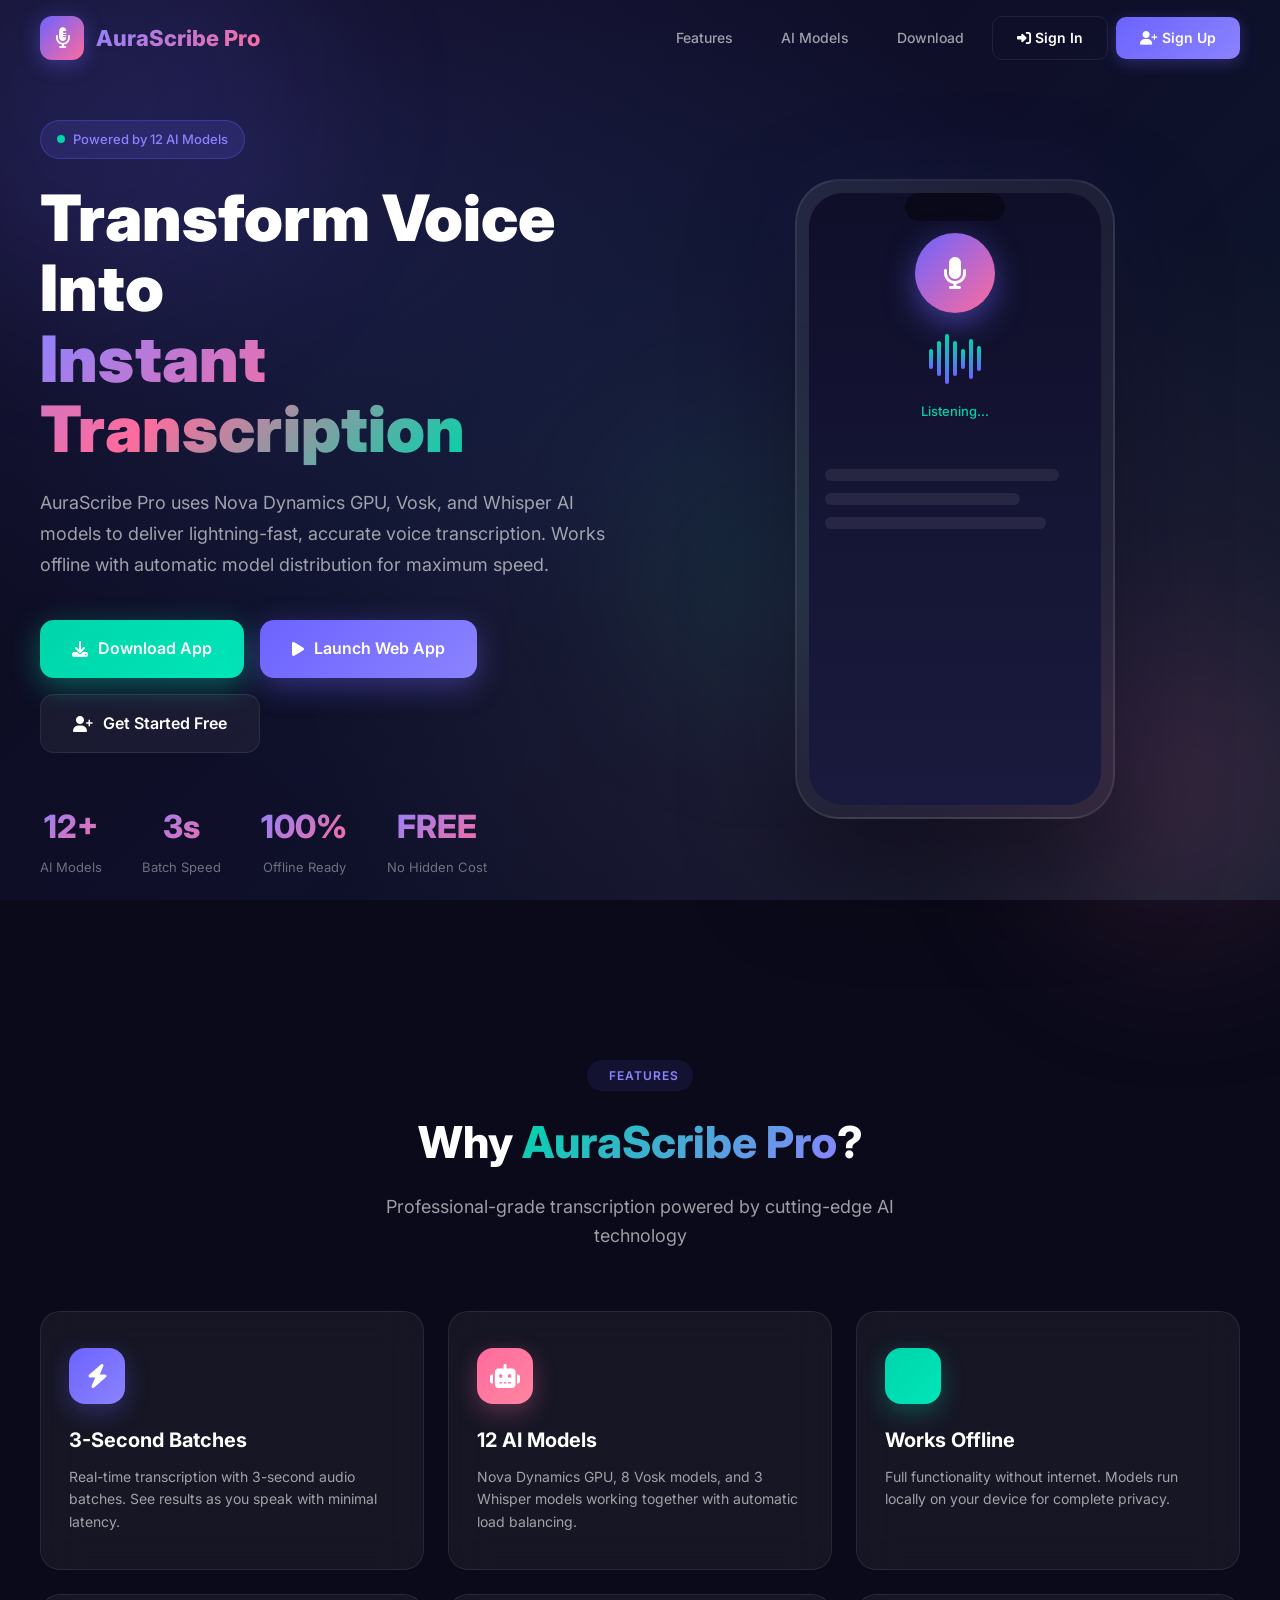
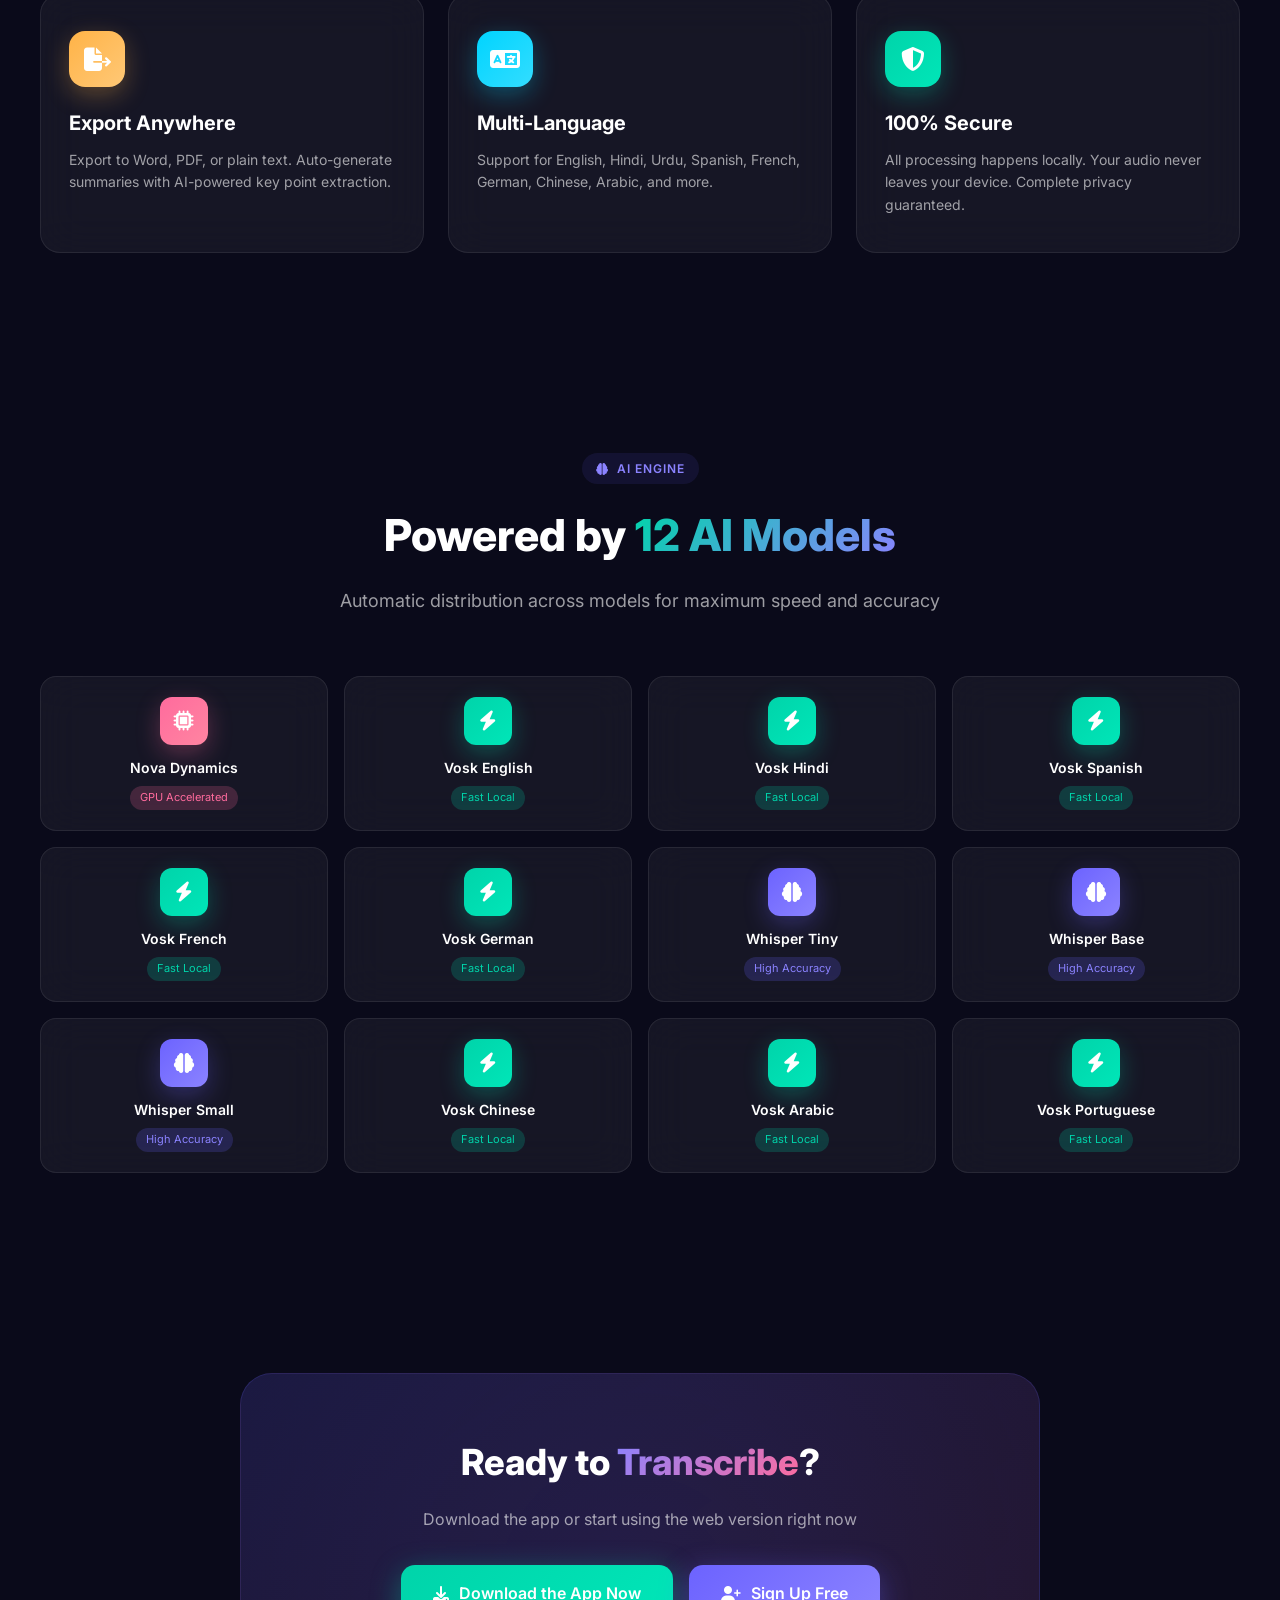
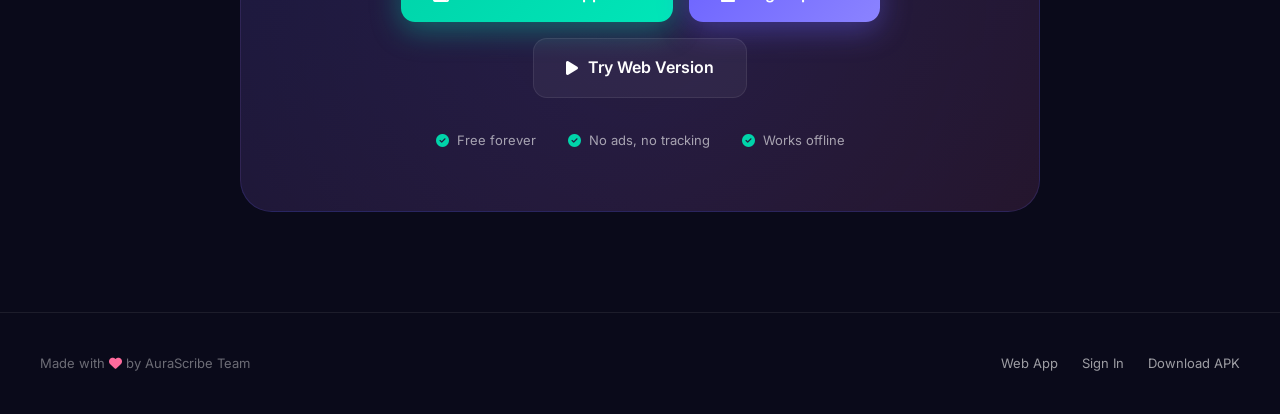
<file: static/landing.html>
<!DOCTYPE html>
<html lang="en">
<head>
    <meta charset="UTF-8">
    <meta name="viewport" content="width=device-width, initial-scale=1.0">
    <title>AuraScribe Pro - AI Voice Transcriber</title>
    <link rel="preconnect" href="https://fonts.googleapis.com">
    <link rel="preconnect" href="https://fonts.gstatic.com" crossorigin>
    <link href="https://fonts.googleapis.com/css2?family=Inter:wght@300;400;500;600;700;800;900&display=swap" rel="stylesheet">
    <link rel="stylesheet" href="https://cdnjs.cloudflare.com/ajax/libs/font-awesome/6.4.0/css/all.min.css">
    <style>
        :root {
            --primary: #6C63FF;
            --primary-light: #8B83FF;
            --primary-dark: #5A52D5;
            --secondary: #FF6B9D;
            --secondary-light: #FF85A1;
            --accent: #00D4AA;
            --accent-light: #00E6B8;
            --orange: #FFB347;
            --orange-light: #FFC876;
            --cyan: #00D4FF;
            --pink: #FF6B9D;
            --bg-dark: #0A0A1A;
            --bg-card: rgba(255, 255, 255, 0.05);
            --glass-border: rgba(255, 255, 255, 0.08);
            --text-primary: #FFFFFF;
            --text-secondary: rgba(255, 255, 255, 0.6);
            --text-muted: rgba(255, 255, 255, 0.4);
        }

        * { margin: 0; padding: 0; box-sizing: border-box; }

        html { scroll-behavior: smooth; }

        body {
            font-family: 'Inter', sans-serif;
            background: var(--bg-dark);
            color: var(--text-primary);
            overflow-x: hidden;
            line-height: 1.6;
        }

        /* ==================== ANIMATED BACKGROUND ==================== */
        .bg-gradient {
            position: fixed;
            top: 0;
            left: 0;
            width: 100%;
            height: 100%;
            z-index: -1;
            background: 
                radial-gradient(ellipse at 20% 20%, rgba(108, 99, 255, 0.15) 0%, transparent 50%),
                radial-gradient(ellipse at 80% 80%, rgba(255, 107, 157, 0.1) 0%, transparent 50%),
                radial-gradient(ellipse at 50% 50%, rgba(0, 212, 170, 0.05) 0%, transparent 70%),
                linear-gradient(135deg, #0A0A1A 0%, #0F0F2A 50%, #0A1A2A 100%);
        }

        .floating-orb {
            position: fixed;
            border-radius: 50%;
            filter: blur(80px);
            animation: float 20s infinite ease-in-out;
            z-index: -1;
        }

        .orb-1 { width: 400px; height: 400px; background: rgba(108, 99, 255, 0.12); top: -100px; left: -100px; animation-delay: 0s; }
        .orb-2 { width: 300px; height: 300px; background: rgba(255, 107, 157, 0.1); bottom: -50px; right: -50px; animation-delay: 5s; }
        .orb-3 { width: 250px; height: 250px; background: rgba(0, 212, 170, 0.08); top: 50%; left: 50%; animation-delay: 10s; }

        @keyframes float {
            0%, 100% { transform: translate(0, 0) scale(1); }
            25% { transform: translate(30px, -30px) scale(1.05); }
            50% { transform: translate(-20px, 20px) scale(0.95); }
            75% { transform: translate(20px, 10px) scale(1.02); }
        }

        /* ==================== GLASSMORPHISM ==================== */
        .glass {
            background: var(--bg-card);
            backdrop-filter: blur(20px);
            -webkit-backdrop-filter: blur(20px);
            border: 1px solid var(--glass-border);
        }

        .glass-strong {
            background: rgba(255, 255, 255, 0.08);
            backdrop-filter: blur(30px);
            -webkit-backdrop-filter: blur(30px);
            border: 1px solid rgba(255, 255, 255, 0.12);
        }

        /* ==================== HEADER ==================== */
        .header {
            position: fixed;
            top: 0;
            left: 0;
            right: 0;
            z-index: 1000;
            padding: 16px 40px;
            display: flex;
            justify-content: space-between;
            align-items: center;
            transition: all 0.3s ease;
        }

        .header.scrolled {
            background: rgba(10, 10, 26, 0.9);
            backdrop-filter: blur(20px);
            border-bottom: 1px solid var(--glass-border);
        }

        .logo {
            display: flex;
            align-items: center;
            gap: 12px;
            text-decoration: none;
        }

        .logo-icon {
            width: 44px;
            height: 44px;
            background: linear-gradient(135deg, var(--primary) 0%, var(--secondary) 100%);
            border-radius: 12px;
            display: flex;
            align-items: center;
            justify-content: center;
            font-size: 20px;
            color: white;
            box-shadow: 0 4px 20px rgba(108, 99, 255, 0.4);
        }

        .logo-text {
            font-size: 22px;
            font-weight: 800;
            background: linear-gradient(135deg, var(--primary-light) 0%, var(--secondary) 100%);
            -webkit-background-clip: text;
            -webkit-text-fill-color: transparent;
        }

        .nav {
            display: flex;
            align-items: center;
            gap: 8px;
        }

        .nav-link {
            padding: 10px 20px;
            color: var(--text-secondary);
            text-decoration: none;
            font-size: 14px;
            font-weight: 500;
            border-radius: 10px;
            transition: all 0.3s ease;
        }

        .nav-link:hover {
            color: var(--text-primary);
            background: rgba(255, 255, 255, 0.05);
        }

        .nav-btn {
            padding: 10px 24px;
            border-radius: 10px;
            font-size: 14px;
            font-weight: 600;
            text-decoration: none;
            transition: all 0.3s ease;
            cursor: pointer;
            border: none;
        }

        .nav-btn-outline {
            background: transparent;
            border: 1px solid var(--glass-border);
            color: var(--text-primary);
        }

        .nav-btn-outline:hover {
            background: rgba(255, 255, 255, 0.05);
            border-color: var(--primary);
        }

        .nav-btn-primary {
            background: linear-gradient(135deg, var(--primary) 0%, var(--primary-light) 100%);
            color: white;
            box-shadow: 0 4px 15px rgba(108, 99, 255, 0.3);
        }

        .nav-btn-primary:hover {
            transform: translateY(-2px);
            box-shadow: 0 6px 20px rgba(108, 99, 255, 0.4);
        }

        /* ==================== HERO SECTION ==================== */
        .hero {
            min-height: 100vh;
            display: flex;
            align-items: center;
            padding: 120px 40px 80px;
            gap: 60px;
            max-width: 1400px;
            margin: 0 auto;
        }

        .hero-content {
            flex: 1;
            max-width: 650px;
        }

        .hero-badge {
            display: inline-flex;
            align-items: center;
            gap: 8px;
            padding: 8px 16px;
            background: rgba(108, 99, 255, 0.15);
            border: 1px solid rgba(108, 99, 255, 0.3);
            border-radius: 50px;
            font-size: 13px;
            font-weight: 500;
            color: var(--primary-light);
            margin-bottom: 24px;
            animation: fadeInUp 0.6s ease;
        }

        .hero-badge .dot {
            width: 8px;
            height: 8px;
            background: var(--accent);
            border-radius: 50%;
            animation: pulse 2s infinite;
        }

        @keyframes pulse {
            0%, 100% { opacity: 1; transform: scale(1); }
            50% { opacity: 0.5; transform: scale(1.2); }
        }

        .hero-title {
            font-size: 64px;
            font-weight: 900;
            line-height: 1.1;
            margin-bottom: 24px;
            animation: fadeInUp 0.6s ease 0.1s both;
        }

        .hero-title .gradient {
            background: linear-gradient(135deg, var(--primary-light) 0%, var(--secondary) 50%, var(--accent) 100%);
            -webkit-background-clip: text;
            -webkit-text-fill-color: transparent;
            background-clip: text;
        }

        .hero-desc {
            font-size: 18px;
            color: var(--text-secondary);
            line-height: 1.7;
            margin-bottom: 40px;
            animation: fadeInUp 0.6s ease 0.2s both;
        }

        .hero-buttons {
            display: flex;
            gap: 16px;
            flex-wrap: wrap;
            animation: fadeInUp 0.6s ease 0.3s both;
        }

        .btn {
            padding: 16px 32px;
            border-radius: 14px;
            font-size: 16px;
            font-weight: 600;
            text-decoration: none;
            display: inline-flex;
            align-items: center;
            gap: 10px;
            transition: all 0.3s ease;
            cursor: pointer;
            border: none;
        }

        .btn-primary {
            background: linear-gradient(135deg, var(--primary) 0%, var(--primary-light) 100%);
            color: white;
            box-shadow: 0 8px 30px rgba(108, 99, 255, 0.4);
        }

        .btn-primary:hover {
            transform: translateY(-3px);
            box-shadow: 0 12px 40px rgba(108, 99, 255, 0.5);
        }

        .btn-secondary {
            background: rgba(255, 255, 255, 0.05);
            border: 1px solid var(--glass-border);
            color: var(--text-primary);
        }

        .btn-secondary:hover {
            background: rgba(255, 255, 255, 0.1);
            border-color: var(--primary);
        }

        .btn-download {
            background: linear-gradient(135deg, var(--accent) 0%, var(--accent-light) 100%);
            color: white;
            box-shadow: 0 8px 30px rgba(0, 212, 170, 0.4);
        }

        .btn-download:hover {
            transform: translateY(-3px);
            box-shadow: 0 12px 40px rgba(0, 212, 170, 0.5);
        }

        .hero-stats {
            display: flex;
            gap: 40px;
            margin-top: 48px;
            animation: fadeInUp 0.6s ease 0.4s both;
        }

        .stat {
            text-align: center;
        }

        .stat-number {
            font-size: 32px;
            font-weight: 800;
            background: linear-gradient(135deg, var(--primary-light), var(--secondary));
            -webkit-background-clip: text;
            -webkit-text-fill-color: transparent;
        }

        .stat-label {
            font-size: 13px;
            color: var(--text-muted);
            margin-top: 4px;
        }

        /* Hero Visual */
        .hero-visual {
            flex: 1;
            display: flex;
            justify-content: center;
            animation: fadeInRight 0.8s ease 0.3s both;
        }

        .app-preview {
            width: 320px;
            height: 640px;
            background: linear-gradient(145deg, rgba(255,255,255,0.08) 0%, rgba(255,255,255,0.02) 100%);
            border-radius: 44px;
            border: 2px solid var(--glass-border);
            padding: 12px;
            position: relative;
            box-shadow: 
                0 50px 100px rgba(0, 0, 0, 0.5),
                0 0 100px rgba(108, 99, 255, 0.1);
        }

        .app-preview::before {
            content: '';
            position: absolute;
            top: 12px;
            left: 50%;
            transform: translateX(-50%);
            width: 100px;
            height: 28px;
            background: rgba(0,0,0,0.4);
            border-radius: 14px;
        }

        .app-screen {
            width: 100%;
            height: 100%;
            background: linear-gradient(180deg, #0F0F2A 0%, #1A1A3E 100%);
            border-radius: 34px;
            overflow: hidden;
            display: flex;
            flex-direction: column;
        }

        .app-header {
            padding: 40px 20px 20px;
            text-align: center;
        }

        .app-mic {
            width: 80px;
            height: 80px;
            background: linear-gradient(135deg, var(--primary) 0%, var(--secondary) 100%);
            border-radius: 50%;
            display: flex;
            align-items: center;
            justify-content: center;
            font-size: 32px;
            margin: 0 auto 16px;
            box-shadow: 0 10px 30px rgba(108, 99, 255, 0.5);
            animation: micPulse 2s infinite;
        }

        @keyframes micPulse {
            0%, 100% { box-shadow: 0 10px 30px rgba(108, 99, 255, 0.5); }
            50% { box-shadow: 0 10px 50px rgba(108, 99, 255, 0.8), 0 0 60px rgba(108, 99, 255, 0.3); }
        }

        .app-wave {
            display: flex;
            justify-content: center;
            align-items: center;
            gap: 4px;
            height: 60px;
        }

        .app-wave span {
            width: 4px;
            background: linear-gradient(180deg, var(--accent), var(--primary));
            border-radius: 2px;
            animation: waveAnim 1s ease-in-out infinite;
        }

        .app-wave span:nth-child(1) { height: 20px; animation-delay: 0s; }
        .app-wave span:nth-child(2) { height: 35px; animation-delay: 0.1s; }
        .app-wave span:nth-child(3) { height: 50px; animation-delay: 0.2s; }
        .app-wave span:nth-child(4) { height: 35px; animation-delay: 0.3s; }
        .app-wave span:nth-child(5) { height: 20px; animation-delay: 0.4s; }
        .app-wave span:nth-child(6) { height: 40px; animation-delay: 0.15s; }
        .app-wave span:nth-child(7) { height: 25px; animation-delay: 0.25s; }

        @keyframes waveAnim {
            0%, 100% { transform: scaleY(1); }
            50% { transform: scaleY(1.8); }
        }

        .app-status {
            text-align: center;
            padding: 12px;
            font-size: 13px;
            color: var(--accent);
            font-weight: 500;
        }

        .app-text {
            flex: 1;
            padding: 16px;
            display: flex;
            flex-direction: column;
            gap: 12px;
        }

        .app-text-line {
            height: 12px;
            background: rgba(255, 255, 255, 0.08);
            border-radius: 6px;
            animation: shimmer 2s infinite;
        }

        .app-text-line:nth-child(1) { width: 90%; }
        .app-text-line:nth-child(2) { width: 75%; }
        .app-text-line:nth-child(3) { width: 85%; }

        @keyframes shimmer {
            0% { opacity: 0.5; }
            50% { opacity: 1; }
            100% { opacity: 0.5; }
        }

        @keyframes fadeInUp {
            from { opacity: 0; transform: translateY(30px); }
            to { opacity: 1; transform: translateY(0); }
        }

        @keyframes fadeInRight {
            from { opacity: 0; transform: translateX(50px); }
            to { opacity: 1; transform: translateX(0); }
        }

        /* ==================== FEATURES SECTION ==================== */
        .section {
            padding: 100px 40px;
            max-width: 1400px;
            margin: 0 auto;
        }

        .section-header {
            text-align: center;
            margin-bottom: 60px;
        }

        .section-tag {
            display: inline-flex;
            align-items: center;
            gap: 8px;
            padding: 6px 14px;
            background: rgba(108, 99, 255, 0.1);
            border-radius: 50px;
            font-size: 12px;
            font-weight: 600;
            color: var(--primary-light);
            text-transform: uppercase;
            letter-spacing: 1px;
            margin-bottom: 16px;
        }

        .section-title {
            font-size: 44px;
            font-weight: 800;
            margin-bottom: 16px;
        }

        .section-title .highlight {
            background: linear-gradient(135deg, var(--accent) 0%, var(--primary-light) 100%);
            -webkit-background-clip: text;
            -webkit-text-fill-color: transparent;
        }

        .section-subtitle {
            font-size: 18px;
            color: var(--text-secondary);
            max-width: 600px;
            margin: 0 auto;
        }

        .features-grid {
            display: grid;
            grid-template-columns: repeat(3, 1fr);
            gap: 24px;
        }

        .feature-card {
            padding: 36px 28px;
            border-radius: 20px;
            transition: all 0.4s ease;
            position: relative;
            overflow: hidden;
        }

        .feature-card::before {
            content: '';
            position: absolute;
            top: 0;
            left: 0;
            right: 0;
            height: 3px;
            background: linear-gradient(90deg, var(--primary), var(--secondary), var(--accent));
            transform: scaleX(0);
            transition: transform 0.4s ease;
        }

        .feature-card:hover::before {
            transform: scaleX(1);
        }

        .feature-card:hover {
            transform: translateY(-8px);
            background: rgba(255, 255, 255, 0.08);
        }

        .feature-icon {
            width: 56px;
            height: 56px;
            border-radius: 16px;
            display: flex;
            align-items: center;
            justify-content: center;
            font-size: 24px;
            margin-bottom: 20px;
        }

        .icon-purple { background: linear-gradient(135deg, var(--primary), var(--primary-light)); box-shadow: 0 8px 24px rgba(108, 99, 255, 0.3); }
        .icon-pink { background: linear-gradient(135deg, var(--secondary), var(--secondary-light)); box-shadow: 0 8px 24px rgba(255, 107, 157, 0.3); }
        .icon-green { background: linear-gradient(135deg, var(--accent), var(--accent-light)); box-shadow: 0 8px 24px rgba(0, 212, 170, 0.3); }
        .icon-orange { background: linear-gradient(135deg, var(--orange), var(--orange-light)); box-shadow: 0 8px 24px rgba(255, 179, 71, 0.3); }
        .icon-cyan { background: linear-gradient(135deg, var(--cyan), #33DDFF); box-shadow: 0 8px 24px rgba(0, 212, 255, 0.3); }

        .feature-title {
            font-size: 20px;
            font-weight: 700;
            margin-bottom: 10px;
        }

        .feature-desc {
            font-size: 14px;
            color: var(--text-secondary);
            line-height: 1.6;
        }

        /* ==================== MODELS SECTION ==================== */
        .models-showcase {
            display: grid;
            grid-template-columns: repeat(4, 1fr);
            gap: 16px;
        }

        .model-item {
            padding: 20px;
            border-radius: 16px;
            text-align: center;
            transition: all 0.3s ease;
        }

        .model-item:hover {
            transform: translateY(-4px);
            background: rgba(255, 255, 255, 0.08);
        }

        .model-icon {
            width: 48px;
            height: 48px;
            border-radius: 12px;
            display: flex;
            align-items: center;
            justify-content: center;
            font-size: 20px;
            margin: 0 auto 12px;
        }

        .model-name {
            font-size: 14px;
            font-weight: 600;
            margin-bottom: 4px;
        }

        .model-badge {
            font-size: 11px;
            padding: 3px 10px;
            border-radius: 20px;
            display: inline-block;
        }

        .badge-gpu { background: rgba(255, 107, 157, 0.2); color: var(--secondary); }
        .badge-fast { background: rgba(0, 212, 170, 0.2); color: var(--accent); }
        .badge-accurate { background: rgba(108, 99, 255, 0.2); color: var(--primary-light); }

        /* ==================== CTA SECTION ==================== */
        .cta-section {
            padding: 100px 40px;
            text-align: center;
        }

        .cta-card {
            max-width: 800px;
            margin: 0 auto;
            padding: 60px 48px;
            border-radius: 32px;
            background: linear-gradient(145deg, rgba(108, 99, 255, 0.15) 0%, rgba(255, 107, 157, 0.1) 100%);
            border: 1px solid rgba(108, 99, 255, 0.2);
            position: relative;
            overflow: hidden;
        }

        .cta-card::before {
            content: '';
            position: absolute;
            top: -50%;
            left: -50%;
            width: 200%;
            height: 200%;
            background: radial-gradient(circle, rgba(108, 99, 255, 0.1) 0%, transparent 70%);
            animation: rotate 20s linear infinite;
        }

        @keyframes rotate {
            from { transform: rotate(0deg); }
            to { transform: rotate(360deg); }
        }

        .cta-content {
            position: relative;
            z-index: 1;
        }

        .cta-title {
            font-size: 36px;
            font-weight: 800;
            margin-bottom: 16px;
        }

        .cta-title .highlight {
            background: linear-gradient(135deg, var(--primary-light), var(--secondary));
            -webkit-background-clip: text;
            -webkit-text-fill-color: transparent;
        }

        .cta-desc {
            font-size: 16px;
            color: var(--text-secondary);
            margin-bottom: 32px;
        }

        .cta-buttons {
            display: flex;
            justify-content: center;
            gap: 16px;
            flex-wrap: wrap;
        }

        .cta-info {
            display: flex;
            justify-content: center;
            gap: 32px;
            margin-top: 32px;
        }

        .cta-info-item {
            display: flex;
            align-items: center;
            gap: 8px;
            font-size: 13px;
            color: var(--text-secondary);
        }

        .cta-info-item i {
            color: var(--accent);
        }

        /* ==================== FOOTER ==================== */
        .footer {
            padding: 40px;
            border-top: 1px solid var(--glass-border);
            text-align: center;
        }

        .footer-content {
            display: flex;
            justify-content: space-between;
            align-items: center;
            max-width: 1400px;
            margin: 0 auto;
        }

        .footer-text {
            font-size: 13px;
            color: var(--text-muted);
        }

        .footer-links {
            display: flex;
            gap: 24px;
        }

        .footer-links a {
            font-size: 13px;
            color: var(--text-secondary);
            text-decoration: none;
            transition: color 0.3s ease;
        }

        .footer-links a:hover {
            color: var(--primary-light);
        }

        /* ==================== RESPONSIVE ==================== */
        @media (max-width: 1024px) {
            .hero { flex-direction: column; text-align: center; padding-top: 140px; }
            .hero-content { max-width: 100%; }
            .hero-buttons { justify-content: center; }
            .hero-stats { justify-content: center; }
            .features-grid { grid-template-columns: repeat(2, 1fr); }
            .models-showcase { grid-template-columns: repeat(3, 1fr); }
        }

        @media (max-width: 768px) {
            .header { padding: 12px 20px; }
            .nav-link { display: none; }
            .hero-title { font-size: 40px; }
            .section { padding: 60px 20px; }
            .section-title { font-size: 32px; }
            .features-grid { grid-template-columns: 1fr; }
            .models-showcase { grid-template-columns: repeat(2, 1fr); }
            .footer-content { flex-direction: column; gap: 16px; }
        }
    </style>
</head>
<body>
    <!-- Background -->
    <div class="bg-gradient"></div>
    <div class="floating-orb orb-1"></div>
    <div class="floating-orb orb-2"></div>
    <div class="floating-orb orb-3"></div>

    <!-- Header -->
    <header class="header" id="header">
        <a href="/" class="logo">
            <div class="logo-icon">
                <i class="fa-solid fa-microphone-lines"></i>
            </div>
            <span class="logo-text">AuraScribe Pro</span>
        </a>
        <nav class="nav">
            <a href="#features" class="nav-link">Features</a>
            <a href="#models" class="nav-link">AI Models</a>
            <a href="#download" class="nav-link">Download</a>
            <a href="/login.html" class="nav-btn nav-btn-outline">
                <i class="fa-solid fa-right-to-bracket"></i> Sign In
            </a>
            <a href="/login.html" class="nav-btn nav-btn-primary">
                <i class="fa-solid fa-user-plus"></i> Sign Up
            </a>
        </nav>
    </header>

    <!-- Hero Section -->
    <section class="hero">
        <div class="hero-content">
            <div class="hero-badge">
                <span class="dot"></span>
                Powered by 12 AI Models
            </div>
            <h1 class="hero-title">
                Transform Voice Into<br>
                <span class="gradient">Instant Transcription</span>
            </h1>
            <p class="hero-desc">
                AuraScribe Pro uses Nova Dynamics GPU, Vosk, and Whisper AI models 
                to deliver lightning-fast, accurate voice transcription. Works offline 
                with automatic model distribution for maximum speed.
            </p>
            <div class="hero-buttons">
                <a href="/download-apk" class="btn btn-download">
                    <i class="fa-solid fa-download"></i>
                    Download App
                </a>
                <a href="/index.html" class="btn btn-primary">
                    <i class="fa-solid fa-play"></i>
                    Launch Web App
                </a>
                <a href="/login.html" class="btn btn-secondary">
                    <i class="fa-solid fa-user-plus"></i>
                    Get Started Free
                </a>
            </div>
            <div class="hero-stats">
                <div class="stat">
                    <div class="stat-number">12+</div>
                    <div class="stat-label">AI Models</div>
                </div>
                <div class="stat">
                    <div class="stat-number">3s</div>
                    <div class="stat-label">Batch Speed</div>
                </div>
                <div class="stat">
                    <div class="stat-number">100%</div>
                    <div class="stat-label">Offline Ready</div>
                </div>
                <div class="stat">
                    <div class="stat-number">FREE</div>
                    <div class="stat-label">No Hidden Cost</div>
                </div>
            </div>
        </div>
        <div class="hero-visual">
            <div class="app-preview">
                <div class="app-screen">
                    <div class="app-header">
                        <div class="app-mic">
                            <i class="fa-solid fa-microphone"></i>
                        </div>
                        <div class="app-wave">
                            <span></span><span></span><span></span><span></span>
                            <span></span><span></span><span></span>
                        </div>
                        <div class="app-status">Listening...</div>
                    </div>
                    <div class="app-text">
                        <div class="app-text-line"></div>
                        <div class="app-text-line"></div>
                        <div class="app-text-line"></div>
                    </div>
                </div>
            </div>
        </div>
    </section>

    <!-- Features Section -->
    <section class="section" id="features">
        <div class="section-header">
            <div class="section-tag">
                <i class="fa-solid fa-sparkles"></i> Features
            </div>
            <h2 class="section-title">Why <span class="highlight">AuraScribe Pro</span>?</h2>
            <p class="section-subtitle">Professional-grade transcription powered by cutting-edge AI technology</p>
        </div>
        <div class="features-grid">
            <div class="feature-card glass">
                <div class="feature-icon icon-purple">
                    <i class="fa-solid fa-bolt"></i>
                </div>
                <h3 class="feature-title">3-Second Batches</h3>
                <p class="feature-desc">Real-time transcription with 3-second audio batches. See results as you speak with minimal latency.</p>
            </div>
            <div class="feature-card glass">
                <div class="feature-icon icon-pink">
                    <i class="fa-solid fa-robot"></i>
                </div>
                <h3 class="feature-title">12 AI Models</h3>
                <p class="feature-desc">Nova Dynamics GPU, 8 Vosk models, and 3 Whisper models working together with automatic load balancing.</p>
            </div>
            <div class="feature-card glass">
                <div class="feature-icon icon-green">
                    <i class="fa-solid fa-wifi-slash"></i>
                </div>
                <h3 class="feature-title">Works Offline</h3>
                <p class="feature-desc">Full functionality without internet. Models run locally on your device for complete privacy.</p>
            </div>
            <div class="feature-card glass">
                <div class="feature-icon icon-orange">
                    <i class="fa-solid fa-file-export"></i>
                </div>
                <h3 class="feature-title">Export Anywhere</h3>
                <p class="feature-desc">Export to Word, PDF, or plain text. Auto-generate summaries with AI-powered key point extraction.</p>
            </div>
            <div class="feature-card glass">
                <div class="feature-icon icon-cyan">
                    <i class="fa-solid fa-language"></i>
                </div>
                <h3 class="feature-title">Multi-Language</h3>
                <p class="feature-desc">Support for English, Hindi, Urdu, Spanish, French, German, Chinese, Arabic, and more.</p>
            </div>
            <div class="feature-card glass">
                <div class="feature-icon icon-green">
                    <i class="fa-solid fa-shield-halved"></i>
                </div>
                <h3 class="feature-title">100% Secure</h3>
                <p class="feature-desc">All processing happens locally. Your audio never leaves your device. Complete privacy guaranteed.</p>
            </div>
        </div>
    </section>

    <!-- Models Section -->
    <section class="section" id="models">
        <div class="section-header">
            <div class="section-tag">
                <i class="fa-solid fa-brain"></i> AI Engine
            </div>
            <h2 class="section-title">Powered by <span class="highlight">12 AI Models</span></h2>
            <p class="section-subtitle">Automatic distribution across models for maximum speed and accuracy</p>
        </div>
        <div class="models-showcase">
            <div class="model-item glass">
                <div class="model-icon icon-pink">
                    <i class="fa-solid fa-microchip"></i>
                </div>
                <div class="model-name">Nova Dynamics</div>
                <span class="model-badge badge-gpu">GPU Accelerated</span>
            </div>
            <div class="model-item glass">
                <div class="model-icon icon-green">
                    <i class="fa-solid fa-bolt"></i>
                </div>
                <div class="model-name">Vosk English</div>
                <span class="model-badge badge-fast">Fast Local</span>
            </div>
            <div class="model-item glass">
                <div class="model-icon icon-green">
                    <i class="fa-solid fa-bolt"></i>
                </div>
                <div class="model-name">Vosk Hindi</div>
                <span class="model-badge badge-fast">Fast Local</span>
            </div>
            <div class="model-item glass">
                <div class="model-icon icon-green">
                    <i class="fa-solid fa-bolt"></i>
                </div>
                <div class="model-name">Vosk Spanish</div>
                <span class="model-badge badge-fast">Fast Local</span>
            </div>
            <div class="model-item glass">
                <div class="model-icon icon-green">
                    <i class="fa-solid fa-bolt"></i>
                </div>
                <div class="model-name">Vosk French</div>
                <span class="model-badge badge-fast">Fast Local</span>
            </div>
            <div class="model-item glass">
                <div class="model-icon icon-green">
                    <i class="fa-solid fa-bolt"></i>
                </div>
                <div class="model-name">Vosk German</div>
                <span class="model-badge badge-fast">Fast Local</span>
            </div>
            <div class="model-item glass">
                <div class="model-icon icon-purple">
                    <i class="fa-solid fa-brain"></i>
                </div>
                <div class="model-name">Whisper Tiny</div>
                <span class="model-badge badge-accurate">High Accuracy</span>
            </div>
            <div class="model-item glass">
                <div class="model-icon icon-purple">
                    <i class="fa-solid fa-brain"></i>
                </div>
                <div class="model-name">Whisper Base</div>
                <span class="model-badge badge-accurate">High Accuracy</span>
            </div>
            <div class="model-item glass">
                <div class="model-icon icon-purple">
                    <i class="fa-solid fa-brain"></i>
                </div>
                <div class="model-name">Whisper Small</div>
                <span class="model-badge badge-accurate">High Accuracy</span>
            </div>
            <div class="model-item glass">
                <div class="model-icon icon-green">
                    <i class="fa-solid fa-bolt"></i>
                </div>
                <div class="model-name">Vosk Chinese</div>
                <span class="model-badge badge-fast">Fast Local</span>
            </div>
            <div class="model-item glass">
                <div class="model-icon icon-green">
                    <i class="fa-solid fa-bolt"></i>
                </div>
                <div class="model-name">Vosk Arabic</div>
                <span class="model-badge badge-fast">Fast Local</span>
            </div>
            <div class="model-item glass">
                <div class="model-icon icon-green">
                    <i class="fa-solid fa-bolt"></i>
                </div>
                <div class="model-name">Vosk Portuguese</div>
                <span class="model-badge badge-fast">Fast Local</span>
            </div>
        </div>
    </section>

    <!-- CTA Section -->
    <section class="cta-section" id="download">
        <div class="cta-card">
            <div class="cta-content">
                <h2 class="cta-title">Ready to <span class="highlight">Transcribe</span>?</h2>
                <p class="cta-desc">Download the app or start using the web version right now</p>
                <div class="cta-buttons">
                    <a href="/download-apk" class="btn btn-download">
                        <i class="fa-solid fa-download"></i>
                        Download the App Now
                    </a>
                    <a href="/login.html" class="btn btn-primary">
                        <i class="fa-solid fa-user-plus"></i>
                        Sign Up Free
                    </a>
                    <a href="/index.html" class="btn btn-secondary">
                        <i class="fa-solid fa-play"></i>
                        Try Web Version
                    </a>
                </div>
                <div class="cta-info">
                    <div class="cta-info-item">
                        <i class="fa-solid fa-check-circle"></i>
                        Free forever
                    </div>
                    <div class="cta-info-item">
                        <i class="fa-solid fa-check-circle"></i>
                        No ads, no tracking
                    </div>
                    <div class="cta-info-item">
                        <i class="fa-solid fa-check-circle"></i>
                        Works offline
                    </div>
                </div>
            </div>
        </div>
    </section>

    <!-- Footer -->
    <footer class="footer">
        <div class="footer-content">
            <p class="footer-text">
                Made with <i class="fa-solid fa-heart" style="color: var(--secondary);"></i> by AuraScribe Team
            </p>
            <div class="footer-links">
                <a href="/index.html">Web App</a>
                <a href="/login.html">Sign In</a>
                <a href="/download-apk">Download APK</a>
            </div>
        </div>
    </footer>

    <script>
        // Header scroll effect
        window.addEventListener('scroll', () => {
            const header = document.getElementById('header');
            if (window.scrollY > 50) {
                header.classList.add('scrolled');
            } else {
                header.classList.remove('scrolled');
            }
        });

        // Check if user is logged in and update nav
        const currentUser = JSON.parse(localStorage.getItem('auraScribeCurrentUser'));
        if (currentUser) {
            document.querySelector('.nav').innerHTML = `
                <a href="#features" class="nav-link">Features</a>
                <a href="#models" class="nav-link">AI Models</a>
                <a href="#download" class="nav-link">Download</a>
                <span style="padding: 10px 16px; color: var(--primary-light); font-size: 14px;">
                    <i class="fa-solid fa-user"></i> ${currentUser.name}
                </span>
                <a href="/index.html" class="nav-btn nav-btn-primary">
                    <i class="fa-solid fa-arrow-right"></i> Open App
                </a>
            `;
        }
    </script>
</body>
</html>
</file>
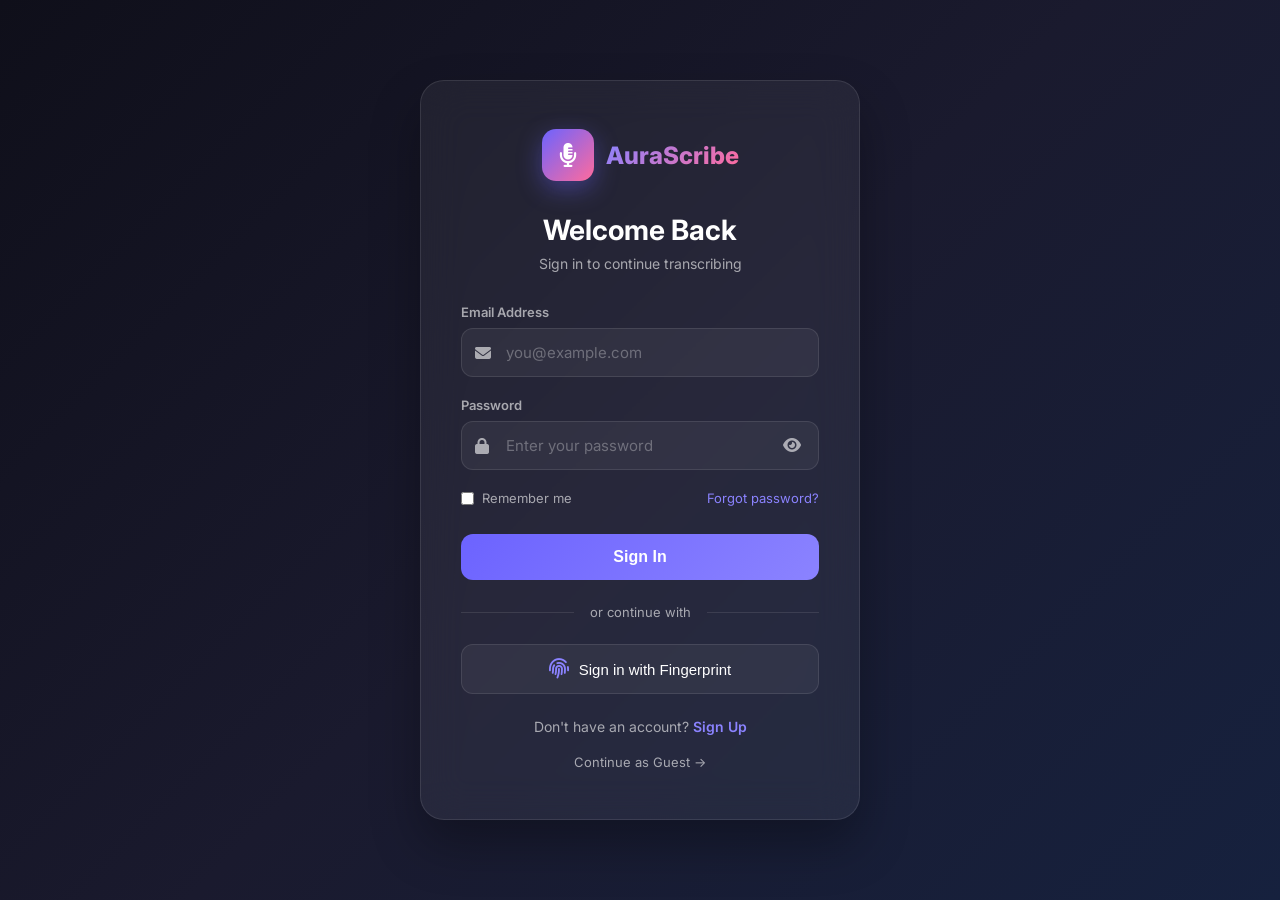
<file: static/login.html>
<!DOCTYPE html>
<html lang="en">
<head>
    <meta charset="UTF-8">
    <meta name="viewport" content="width=device-width, initial-scale=1.0">
    <title>AuraScribe Pro - Login</title>
    <link rel="preconnect" href="https://fonts.googleapis.com">
    <link rel="preconnect" href="https://fonts.gstatic.com" crossorigin>
    <link href="https://fonts.googleapis.com/css2?family=Inter:wght@300;400;500;600;700;800&display=swap" rel="stylesheet">
    <link rel="stylesheet" href="https://cdnjs.cloudflare.com/ajax/libs/font-awesome/6.4.0/css/all.min.css">
    <style>
        :root {
            --primary: #6C63FF;
            --primary-light: #8B83FF;
            --secondary: #FF6B9D;
            --accent: #00D4AA;
            --bg-dark: #0F0F1A;
            --bg-card: rgba(255, 255, 255, 0.06);
            --glass-border: rgba(255, 255, 255, 0.1);
            --text-primary: #FFFFFF;
            --text-secondary: rgba(255, 255, 255, 0.6);
            --success: #00D4AA;
            --error: #FF6B6B;
        }

        * { margin: 0; padding: 0; box-sizing: border-box; }

        body {
            font-family: 'Inter', sans-serif;
            background: linear-gradient(135deg, #0F0F1A 0%, #1A1A2E 50%, #16213E 100%);
            min-height: 100vh;
            display: flex;
            align-items: center;
            justify-content: center;
            color: var(--text-primary);
            padding: 20px;
        }

        .auth-container {
            width: 100%;
            max-width: 440px;
            position: relative;
        }

        .auth-card {
            background: var(--bg-card);
            backdrop-filter: blur(20px);
            border: 1px solid var(--glass-border);
            border-radius: 24px;
            padding: 48px 40px;
            box-shadow: 0 25px 50px rgba(0, 0, 0, 0.3);
        }

        .auth-logo {
            display: flex;
            align-items: center;
            justify-content: center;
            gap: 12px;
            margin-bottom: 32px;
        }

        .auth-logo-icon {
            width: 52px;
            height: 52px;
            background: linear-gradient(135deg, var(--primary) 0%, var(--secondary) 100%);
            border-radius: 14px;
            display: flex;
            align-items: center;
            justify-content: center;
            font-size: 24px;
            box-shadow: 0 8px 24px rgba(108, 99, 255, 0.4);
        }

        .auth-logo-text {
            font-size: 24px;
            font-weight: 800;
            background: linear-gradient(135deg, var(--primary-light), var(--secondary));
            -webkit-background-clip: text;
            -webkit-text-fill-color: transparent;
        }

        .auth-title {
            font-size: 28px;
            font-weight: 700;
            text-align: center;
            margin-bottom: 8px;
        }

        .auth-subtitle {
            font-size: 14px;
            color: var(--text-secondary);
            text-align: center;
            margin-bottom: 32px;
        }

        .form-group {
            margin-bottom: 20px;
            position: relative;
        }

        .form-label {
            display: block;
            font-size: 13px;
            font-weight: 600;
            color: var(--text-secondary);
            margin-bottom: 8px;
        }

        .form-input-wrapper {
            position: relative;
        }

        .form-input {
            width: 100%;
            padding: 14px 16px;
            padding-left: 44px;
            background: rgba(255, 255, 255, 0.05);
            border: 1px solid var(--glass-border);
            border-radius: 12px;
            font-size: 15px;
            color: var(--text-primary);
            font-family: 'Inter', sans-serif;
            transition: all 0.3s ease;
        }

        .form-input:focus {
            outline: none;
            border-color: var(--primary);
            box-shadow: 0 0 0 3px rgba(108, 99, 255, 0.2);
        }

        .form-input::placeholder {
            color: rgba(255, 255, 255, 0.3);
        }

        .form-icon {
            position: absolute;
            left: 14px;
            top: 50%;
            transform: translateY(-50%);
            color: var(--text-secondary);
            font-size: 16px;
        }

        .password-toggle {
            position: absolute;
            right: 14px;
            top: 50%;
            transform: translateY(-50%);
            background: none;
            border: none;
            color: var(--text-secondary);
            cursor: pointer;
            font-size: 16px;
            padding: 4px;
            transition: color 0.3s ease;
        }

        .password-toggle:hover {
            color: var(--primary-light);
        }

        .password-strength {
            margin-top: 8px;
            height: 4px;
            background: rgba(255, 255, 255, 0.1);
            border-radius: 2px;
            overflow: hidden;
        }

        .password-strength-bar {
            height: 100%;
            width: 0%;
            border-radius: 2px;
            transition: all 0.3s ease;
        }

        .password-strength-bar.weak { width: 33%; background: var(--error); }
        .password-strength-bar.medium { width: 66%; background: #FFB347; }
        .password-strength-bar.strong { width: 100%; background: var(--success); }

        .password-requirements {
            margin-top: 8px;
            font-size: 11px;
            color: var(--text-secondary);
        }

        .password-requirements span {
            display: block;
            margin-bottom: 2px;
        }

        .password-requirements span.valid {
            color: var(--success);
        }

        .email-status {
            margin-top: 6px;
            font-size: 12px;
            display: none;
        }

        .email-status.valid { display: block; color: var(--success); }
        .email-status.invalid { display: block; color: var(--error); }

        .auth-btn {
            width: 100%;
            padding: 14px;
            background: linear-gradient(135deg, var(--primary) 0%, var(--primary-light) 100%);
            border: none;
            border-radius: 12px;
            font-size: 16px;
            font-weight: 600;
            color: white;
            cursor: pointer;
            transition: all 0.3s ease;
            margin-top: 8px;
        }

        .auth-btn:hover {
            transform: translateY(-2px);
            box-shadow: 0 8px 24px rgba(108, 99, 255, 0.4);
        }

        .auth-btn:disabled {
            opacity: 0.6;
            cursor: not-allowed;
            transform: none;
        }

        .auth-divider {
            display: flex;
            align-items: center;
            margin: 24px 0;
        }

        .auth-divider::before,
        .auth-divider::after {
            content: '';
            flex: 1;
            height: 1px;
            background: var(--glass-border);
        }

        .auth-divider span {
            padding: 0 16px;
            font-size: 13px;
            color: var(--text-secondary);
        }

        .fingerprint-btn {
            width: 100%;
            padding: 14px;
            background: rgba(255, 255, 255, 0.05);
            border: 1px solid var(--glass-border);
            border-radius: 12px;
            font-size: 15px;
            font-weight: 500;
            color: var(--text-primary);
            cursor: pointer;
            transition: all 0.3s ease;
            display: flex;
            align-items: center;
            justify-content: center;
            gap: 10px;
        }

        .fingerprint-btn:hover {
            background: rgba(255, 255, 255, 0.08);
            border-color: var(--primary);
        }

        .fingerprint-btn i {
            font-size: 20px;
            color: var(--primary-light);
        }

        .auth-footer {
            text-align: center;
            margin-top: 24px;
            font-size: 14px;
            color: var(--text-secondary);
        }

        .auth-footer a {
            color: var(--primary-light);
            text-decoration: none;
            font-weight: 600;
            cursor: pointer;
        }

        .auth-footer a:hover {
            text-decoration: underline;
        }

        .error-message {
            background: rgba(255, 107, 107, 0.1);
            border: 1px solid rgba(255, 107, 107, 0.3);
            border-radius: 10px;
            padding: 12px 16px;
            margin-bottom: 20px;
            font-size: 13px;
            color: var(--error);
            display: none;
        }

        .error-message.show {
            display: flex;
            align-items: center;
            gap: 10px;
        }

        .success-message {
            background: rgba(0, 212, 170, 0.1);
            border: 1px solid rgba(0, 212, 170, 0.3);
            border-radius: 10px;
            padding: 12px 16px;
            margin-bottom: 20px;
            font-size: 13px;
            color: var(--success);
            display: none;
        }

        .success-message.show {
            display: flex;
            align-items: center;
            gap: 10px;
        }

        .loading-spinner {
            display: none;
            width: 20px;
            height: 20px;
            border: 2px solid rgba(255, 255, 255, 0.3);
            border-top-color: white;
            border-radius: 50%;
            animation: spin 0.8s linear infinite;
            margin: 0 auto;
        }

        @keyframes spin {
            to { transform: rotate(360deg); }
        }

        .remember-forgot {
            display: flex;
            justify-content: space-between;
            align-items: center;
            margin-bottom: 20px;
        }

        .remember-me {
            display: flex;
            align-items: center;
            gap: 8px;
            font-size: 13px;
            color: var(--text-secondary);
            cursor: pointer;
        }

        .remember-me input {
            accent-color: var(--primary);
        }

        .forgot-link {
            font-size: 13px;
            color: var(--primary-light);
            text-decoration: none;
            cursor: pointer;
        }

        .forgot-link:hover {
            text-decoration: underline;
        }

        /* Guest link */
        .guest-link {
            text-align: center;
            margin-top: 16px;
        }

        .guest-link a {
            font-size: 13px;
            color: var(--text-secondary);
            text-decoration: none;
        }

        .guest-link a:hover {
            color: var(--primary-light);
        }
    </style>
</head>
<body>
    <div class="auth-container">
        <div class="auth-card">
            <div class="auth-logo">
                <div class="auth-logo-icon">
                    <i class="fa-solid fa-microphone-lines"></i>
                </div>
                <span class="auth-logo-text">AuraScribe</span>
            </div>

            <!-- LOGIN FORM -->
            <div id="loginForm">
                <h1 class="auth-title">Welcome Back</h1>
                <p class="auth-subtitle">Sign in to continue transcribing</p>

                <div class="error-message" id="loginError">
                    <i class="fa-solid fa-circle-exclamation"></i>
                    <span id="loginErrorText"></span>
                </div>

                <div class="form-group">
                    <label class="form-label">Email Address</label>
                    <div class="form-input-wrapper">
                        <i class="fa-solid fa-envelope form-icon"></i>
                        <input type="email" class="form-input" id="loginEmail" placeholder="you@example.com">
                    </div>
                    <div class="email-status" id="loginEmailStatus"></div>
                </div>

                <div class="form-group">
                    <label class="form-label">Password</label>
                    <div class="form-input-wrapper">
                        <i class="fa-solid fa-lock form-icon"></i>
                        <input type="password" class="form-input" id="loginPassword" placeholder="Enter your password">
                        <button type="button" class="password-toggle" onclick="togglePassword('loginPassword', this)">
                            <i class="fa-solid fa-eye"></i>
                        </button>
                    </div>
                </div>

                <div class="remember-forgot">
                    <label class="remember-me">
                        <input type="checkbox" id="rememberMe">
                        Remember me
                    </label>
                    <a class="forgot-link" onclick="showForgotPassword()">Forgot password?</a>
                </div>

                <button class="auth-btn" id="loginBtn" onclick="handleLogin()">
                    <span id="loginBtnText">Sign In</span>
                    <div class="loading-spinner" id="loginSpinner"></div>
                </button>

                <div class="auth-divider">
                    <span>or continue with</span>
                </div>

                <button class="fingerprint-btn" onclick="handleFingerprintLogin()">
                    <i class="fa-solid fa-fingerprint"></i>
                    Sign in with Fingerprint
                </button>

                <div class="auth-footer">
                    Don't have an account? <a onclick="showSignup()">Sign Up</a>
                </div>

                <div class="guest-link">
                    <a href="index.html">Continue as Guest →</a>
                </div>
            </div>

            <!-- SIGNUP FORM -->
            <div id="signupForm" style="display: none;">
                <h1 class="auth-title">Create Account</h1>
                <p class="auth-subtitle">Start your transcription journey</p>

                <div class="error-message" id="signupError">
                    <i class="fa-solid fa-circle-exclamation"></i>
                    <span id="signupErrorText"></span>
                </div>

                <div class="success-message" id="signupSuccess">
                    <i class="fa-solid fa-circle-check"></i>
                    <span id="signupSuccessText"></span>
                </div>

                <div class="form-group">
                    <label class="form-label">Full Name</label>
                    <div class="form-input-wrapper">
                        <i class="fa-solid fa-user form-icon"></i>
                        <input type="text" class="form-input" id="signupName" placeholder="John Doe">
                    </div>
                </div>

                <div class="form-group">
                    <label class="form-label">Email Address</label>
                    <div class="form-input-wrapper">
                        <i class="fa-solid fa-envelope form-icon"></i>
                        <input type="email" class="form-input" id="signupEmail" placeholder="you@example.com">
                    </div>
                    <div class="email-status" id="signupEmailStatus"></div>
                </div>

                <div class="form-group">
                    <label class="form-label">Password</label>
                    <div class="form-input-wrapper">
                        <i class="fa-solid fa-lock form-icon"></i>
                        <input type="password" class="form-input" id="signupPassword" placeholder="Create a strong password">
                        <button type="button" class="password-toggle" onclick="togglePassword('signupPassword', this)">
                            <i class="fa-solid fa-eye"></i>
                        </button>
                    </div>
                    <div class="password-strength">
                        <div class="password-strength-bar" id="passwordStrengthBar"></div>
                    </div>
                    <div class="password-requirements">
                        <span id="req-length">• At least 8 characters</span>
                        <span id="req-upper">• One uppercase letter</span>
                        <span id="req-number">• One number</span>
                        <span id="req-special">• One special character</span>
                    </div>
                </div>

                <div class="form-group">
                    <label class="form-label">Confirm Password</label>
                    <div class="form-input-wrapper">
                        <i class="fa-solid fa-lock form-icon"></i>
                        <input type="password" class="form-input" id="signupConfirmPassword" placeholder="Confirm your password">
                        <button type="button" class="password-toggle" onclick="togglePassword('signupConfirmPassword', this)">
                            <i class="fa-solid fa-eye"></i>
                        </button>
                    </div>
                </div>

                <button class="auth-btn" id="signupBtn" onclick="handleSignup()">
                    <span id="signupBtnText">Create Account</span>
                    <div class="loading-spinner" id="signupSpinner"></div>
                </button>

                <div class="auth-divider">
                    <span>or continue with</span>
                </div>

                <button class="fingerprint-btn" onclick="handleFingerprintSignup()">
                    <i class="fa-solid fa-fingerprint"></i>
                    Sign up with Fingerprint
                </button>

                <div class="auth-footer">
                    Already have an account? <a onclick="showLogin()">Sign In</a>
                </div>

                <div class="guest-link">
                    <a href="index.html">Continue as Guest →</a>
                </div>
            </div>

            <!-- FORGOT PASSWORD FORM -->
            <div id="forgotForm" style="display: none;">
                <h1 class="auth-title">Reset Password</h1>
                <p class="auth-subtitle">Enter your email to reset password</p>

                <div class="error-message" id="forgotError">
                    <i class="fa-solid fa-circle-exclamation"></i>
                    <span id="forgotErrorText"></span>
                </div>

                <div class="success-message" id="forgotSuccess">
                    <i class="fa-solid fa-circle-check"></i>
                    <span id="forgotSuccessText"></span>
                </div>

                <div class="form-group">
                    <label class="form-label">Email Address</label>
                    <div class="form-input-wrapper">
                        <i class="fa-solid fa-envelope form-icon"></i>
                        <input type="email" class="form-input" id="forgotEmail" placeholder="you@example.com">
                    </div>
                </div>

                <button class="auth-btn" onclick="handleForgotPassword()">
                    Send Reset Link
                </button>

                <div class="auth-footer">
                    <a onclick="showLogin()">← Back to Sign In</a>
                </div>
            </div>
        </div>
    </div>

    <script>
        // ==================== UTILITY FUNCTIONS ====================
        
        function togglePassword(inputId, btn) {
            const input = document.getElementById(inputId);
            const icon = btn.querySelector('i');
            
            if (input.type === 'password') {
                input.type = 'text';
                icon.classList.remove('fa-eye');
                icon.classList.add('fa-eye-slash');
            } else {
                input.type = 'password';
                icon.classList.remove('fa-eye-slash');
                icon.classList.add('fa-eye');
            }
        }

        function validateEmail(email) {
            const re = /^[^\s@]+@[^\s@]+\.[^\s@]+$/;
            return re.test(email);
        }

        function showError(elementId, message) {
            const el = document.getElementById(elementId);
            el.querySelector('span').textContent = message;
            el.classList.add('show');
        }

        function hideError(elementId) {
            document.getElementById(elementId).classList.remove('show');
        }

        function showSuccess(elementId, message) {
            const el = document.getElementById(elementId);
            el.querySelector('span').textContent = message;
            el.classList.add('show');
        }

        function hideSuccess(elementId) {
            document.getElementById(elementId).classList.remove('show');
        }

        // ==================== FORM SWITCHING ====================
        
        function showLogin() {
            document.getElementById('loginForm').style.display = 'block';
            document.getElementById('signupForm').style.display = 'none';
            document.getElementById('forgotForm').style.display = 'none';
            hideError('loginError');
            hideError('signupError');
            hideSuccess('signupSuccess');
        }

        function showSignup() {
            document.getElementById('loginForm').style.display = 'none';
            document.getElementById('signupForm').style.display = 'block';
            document.getElementById('forgotForm').style.display = 'none';
            hideError('signupError');
            hideError('loginError');
        }

        function showForgotPassword() {
            document.getElementById('loginForm').style.display = 'none';
            document.getElementById('signupForm').style.display = 'none';
            document.getElementById('forgotForm').style.display = 'block';
            hideError('forgotError');
            hideSuccess('forgotSuccess');
        }

        // ==================== EMAIL VALIDATION ====================
        
        document.getElementById('signupEmail').addEventListener('input', function(e) {
            const email = e.target.value;
            const status = document.getElementById('signupEmailStatus');
            
            if (email === '') {
                status.textContent = '';
                status.className = 'email-status';
                return;
            }
            
            if (validateEmail(email)) {
                // Check if email exists in localStorage
                const users = JSON.parse(localStorage.getItem('auraScribeUsers') || '[]');
                const exists = users.some(u => u.email.toLowerCase() === email.toLowerCase());
                
                if (exists) {
                    status.textContent = '✓ Email already registered - Sign in instead';
                    status.className = 'email-status valid';
                } else {
                    status.textContent = '✓ Valid email address';
                    status.className = 'email-status valid';
                }
            } else {
                status.textContent = '✗ Please enter a valid email';
                status.className = 'email-status invalid';
            }
        });

        document.getElementById('loginEmail').addEventListener('input', function(e) {
            const email = e.target.value;
            const status = document.getElementById('loginEmailStatus');
            
            if (email === '') {
                status.textContent = '';
                status.className = 'email-status';
                return;
            }
            
            if (validateEmail(email)) {
                status.textContent = '✓ Valid email format';
                status.className = 'email-status valid';
            } else {
                status.textContent = '✗ Please enter a valid email';
                status.className = 'email-status invalid';
            }
        });

        // ==================== PASSWORD STRENGTH ====================
        
        document.getElementById('signupPassword').addEventListener('input', function(e) {
            const password = e.target.value;
            const bar = document.getElementById('passwordStrengthBar');
            
            let strength = 0;
            const hasLength = password.length >= 8;
            const hasUpper = /[A-Z]/.test(password);
            const hasNumber = /[0-9]/.test(password);
            const hasSpecial = /[!@#$%^&*(),.?":{}|<>]/.test(password);
            
            document.getElementById('req-length').className = hasLength ? 'valid' : '';
            document.getElementById('req-upper').className = hasUpper ? 'valid' : '';
            document.getElementById('req-number').className = hasNumber ? 'valid' : '';
            document.getElementById('req-special').className = hasSpecial ? 'valid' : '';
            
            if (hasLength) strength++;
            if (hasUpper) strength++;
            if (hasNumber) strength++;
            if (hasSpecial) strength++;
            
            bar.className = 'password-strength-bar';
            if (strength <= 1) bar.classList.add('weak');
            else if (strength <= 2) bar.classList.add('medium');
            else bar.classList.add('strong');
        });

        // ==================== USER STORAGE ====================
        
        function getUsers() {
            return JSON.parse(localStorage.getItem('auraScribeUsers') || '[]');
        }

        function saveUsers(users) {
            localStorage.setItem('auraScribeUsers', JSON.stringify(users));
        }

        function hashPassword(password) {
            // Simple hash for demo - in production use bcrypt on server
            let hash = 0;
            for (let i = 0; i < password.length; i++) {
                const char = password.charCodeAt(i);
                hash = ((hash << 5) - hash) + char;
                hash = hash & hash;
            }
            return 'hashed_' + Math.abs(hash).toString(36) + '_' + password.length;
        }

        function setCurrentUser(user) {
            localStorage.setItem('auraScribeCurrentUser', JSON.stringify(user));
        }

        function getCurrentUser() {
            return JSON.parse(localStorage.getItem('auraScribeCurrentUser'));
        }

        // ==================== LOGIN HANDLER ====================
        
        async function handleLogin() {
            const email = document.getElementById('loginEmail').value.trim();
            const password = document.getElementById('loginPassword').value;
            
            hideError('loginError');
            
            if (!email || !password) {
                showError('loginError', 'Please fill in all fields');
                return;
            }
            
            if (!validateEmail(email)) {
                showError('loginError', 'Please enter a valid email address');
                return;
            }
            
            // Show loading
            document.getElementById('loginBtnText').style.display = 'none';
            document.getElementById('loginSpinner').style.display = 'block';
            document.getElementById('loginBtn').disabled = true;
            
            // Simulate API call
            await new Promise(r => setTimeout(r, 1000));
            
            const users = getUsers();
            const user = users.find(u => 
                u.email.toLowerCase() === email.toLowerCase() && 
                u.password === hashPassword(password)
            );
            
            if (user) {
                setCurrentUser(user);
                
                if (document.getElementById('rememberMe').checked) {
                    localStorage.setItem('auraScribeRemember', email);
                }
                
                window.location.href = 'index.html';
            } else {
                showError('loginError', 'Invalid email or password');
                document.getElementById('loginBtnText').style.display = 'inline';
                document.getElementById('loginSpinner').style.display = 'none';
                document.getElementById('loginBtn').disabled = false;
            }
        }

        // ==================== SIGNUP HANDLER ====================
        
        async function handleSignup() {
            const name = document.getElementById('signupName').value.trim();
            const email = document.getElementById('signupEmail').value.trim();
            const password = document.getElementById('signupPassword').value;
            const confirmPassword = document.getElementById('signupConfirmPassword').value;
            
            hideError('signupError');
            hideSuccess('signupSuccess');
            
            if (!name || !email || !password || !confirmPassword) {
                showError('signupError', 'Please fill in all fields');
                return;
            }
            
            if (!validateEmail(email)) {
                showError('signupError', 'Please enter a valid email address');
                return;
            }
            
            if (password.length < 8) {
                showError('signupError', 'Password must be at least 8 characters');
                return;
            }
            
            if (!/[A-Z]/.test(password)) {
                showError('signupError', 'Password must contain at least one uppercase letter');
                return;
            }
            
            if (!/[0-9]/.test(password)) {
                showError('signupError', 'Password must contain at least one number');
                return;
            }
            
            if (!/[!@#$%^&*(),.?":{}|<>]/.test(password)) {
                showError('signupError', 'Password must contain at least one special character');
                return;
            }
            
            if (password !== confirmPassword) {
                showError('signupError', 'Passwords do not match');
                return;
            }
            
            const users = getUsers();
            if (users.some(u => u.email.toLowerCase() === email.toLowerCase())) {
                showError('signupError', 'Email already registered. Please sign in.');
                return;
            }
            
            // Show loading
            document.getElementById('signupBtnText').style.display = 'none';
            document.getElementById('signupSpinner').style.display = 'block';
            document.getElementById('signupBtn').disabled = true;
            
            // Simulate API call
            await new Promise(r => setTimeout(r, 1500));
            
            const newUser = {
                id: Date.now().toString(),
                name: name,
                email: email,
                password: hashPassword(password),
                createdAt: new Date().toISOString(),
                fingerprintId: null
            };
            
            users.push(newUser);
            saveUsers(users);
            
            showSuccess('signupSuccess', 'Account created successfully! Redirecting...');
            
            setTimeout(() => {
                setCurrentUser(newUser);
                window.location.href = 'index.html';
            }, 1500);
        }

        // ==================== FORGOT PASSWORD ====================
        
        async function handleForgotPassword() {
            const email = document.getElementById('forgotEmail').value.trim();
            
            hideError('forgotError');
            hideSuccess('forgotSuccess');
            
            if (!email || !validateEmail(email)) {
                showError('forgotError', 'Please enter a valid email address');
                return;
            }
            
            const users = getUsers();
            const user = users.find(u => u.email.toLowerCase() === email.toLowerCase());
            
            if (user) {
                // Generate new password
                const newPassword = 'New' + Math.random().toString(36).slice(-8) + '1!';
                user.password = hashPassword(newPassword);
                saveUsers(users);
                
                showSuccess('forgotSuccess', `New password generated: ${newPassword} (Save this!)`);
            } else {
                showError('forgotError', 'No account found with this email');
            }
        }

        // ==================== FINGERPRINT AUTH ====================
        
        async function handleFingerprintLogin() {
            if (!window.PublicKeyCredential) {
                showError('loginError', 'Fingerprint authentication is not supported in this browser');
                return;
            }
            
            try {
                // Check if fingerprint credential exists
                const credentialId = localStorage.getItem('auraScribeFingerprint');
                
                if (!credentialId) {
                    showError('loginError', 'No fingerprint registered. Please sign up first.');
                    return;
                }
                
                // Simulate fingerprint verification
                const users = getUsers();
                const user = users.find(u => u.fingerprintId === credentialId);
                
                if (user) {
                    setCurrentUser(user);
                    window.location.href = 'index.html';
                } else {
                    showError('loginError', 'Fingerprint not recognized');
                }
            } catch (error) {
                showError('loginError', 'Fingerprint authentication failed');
            }
        }

        async function handleFingerprintSignup() {
            if (!window.PublicKeyCredential) {
                showError('signupError', 'Fingerprint authentication is not supported in this browser');
                return;
            }
            
            const name = document.getElementById('signupName').value.trim();
            const email = document.getElementById('signupEmail').value.trim();
            
            if (!name || !email || !validateEmail(email)) {
                showError('signupError', 'Please fill in name and valid email first');
                return;
            }
            
            try {
                // Create fingerprint credential
                const credential = await navigator.credentials.create({
                    publicKey: {
                        challenge: new Uint8Array(32),
                        rp: { name: "AuraScribe Pro" },
                        user: {
                            id: new Uint8Array(16),
                            name: email,
                            displayName: name
                        },
                        pubKeyCredParams: [
                            { alg: -7, type: "public-key" },
                            { alg: -257, type: "public-key" }
                        ],
                        authenticatorSelection: {
                            authenticatorAttachment: "platform",
                            userVerification: "required"
                        },
                        timeout: 60000
                    }
                });
                
                // Store credential ID
                const credentialId = Array.from(new Uint8Array(credential.rawId))
                    .map(b => b.toString(16).padStart(2, '0'))
                    .join('');
                
                localStorage.setItem('auraScribeFingerprint', credentialId);
                
                // Auto-fill signup form
                showSuccess('signupSuccess', 'Fingerprint registered! Complete the form to finish signup.');
                
            } catch (error) {
                if (error.name === 'NotAllowedError') {
                    showError('signupError', 'Fingerprint scan was cancelled');
                } else {
                    showError('signupError', 'Fingerprint registration failed: ' + error.message);
                }
            }
        }

        // ==================== INIT ====================
        
        window.onload = function() {
            // Check for remembered email
            const remembered = localStorage.getItem('auraScribeRemember');
            if (remembered) {
                document.getElementById('loginEmail').value = remembered;
                document.getElementById('rememberMe').checked = true;
            }
            
            // Check if already logged in
            const currentUser = getCurrentUser();
            if (currentUser) {
                window.location.href = 'index.html';
            }
        };

        // Enter key handlers
        document.getElementById('loginPassword').addEventListener('keypress', function(e) {
            if (e.key === 'Enter') handleLogin();
        });
        
        document.getElementById('signupConfirmPassword').addEventListener('keypress', function(e) {
            if (e.key === 'Enter') handleSignup();
        });
    </script>
</body>
</html>
</file>
